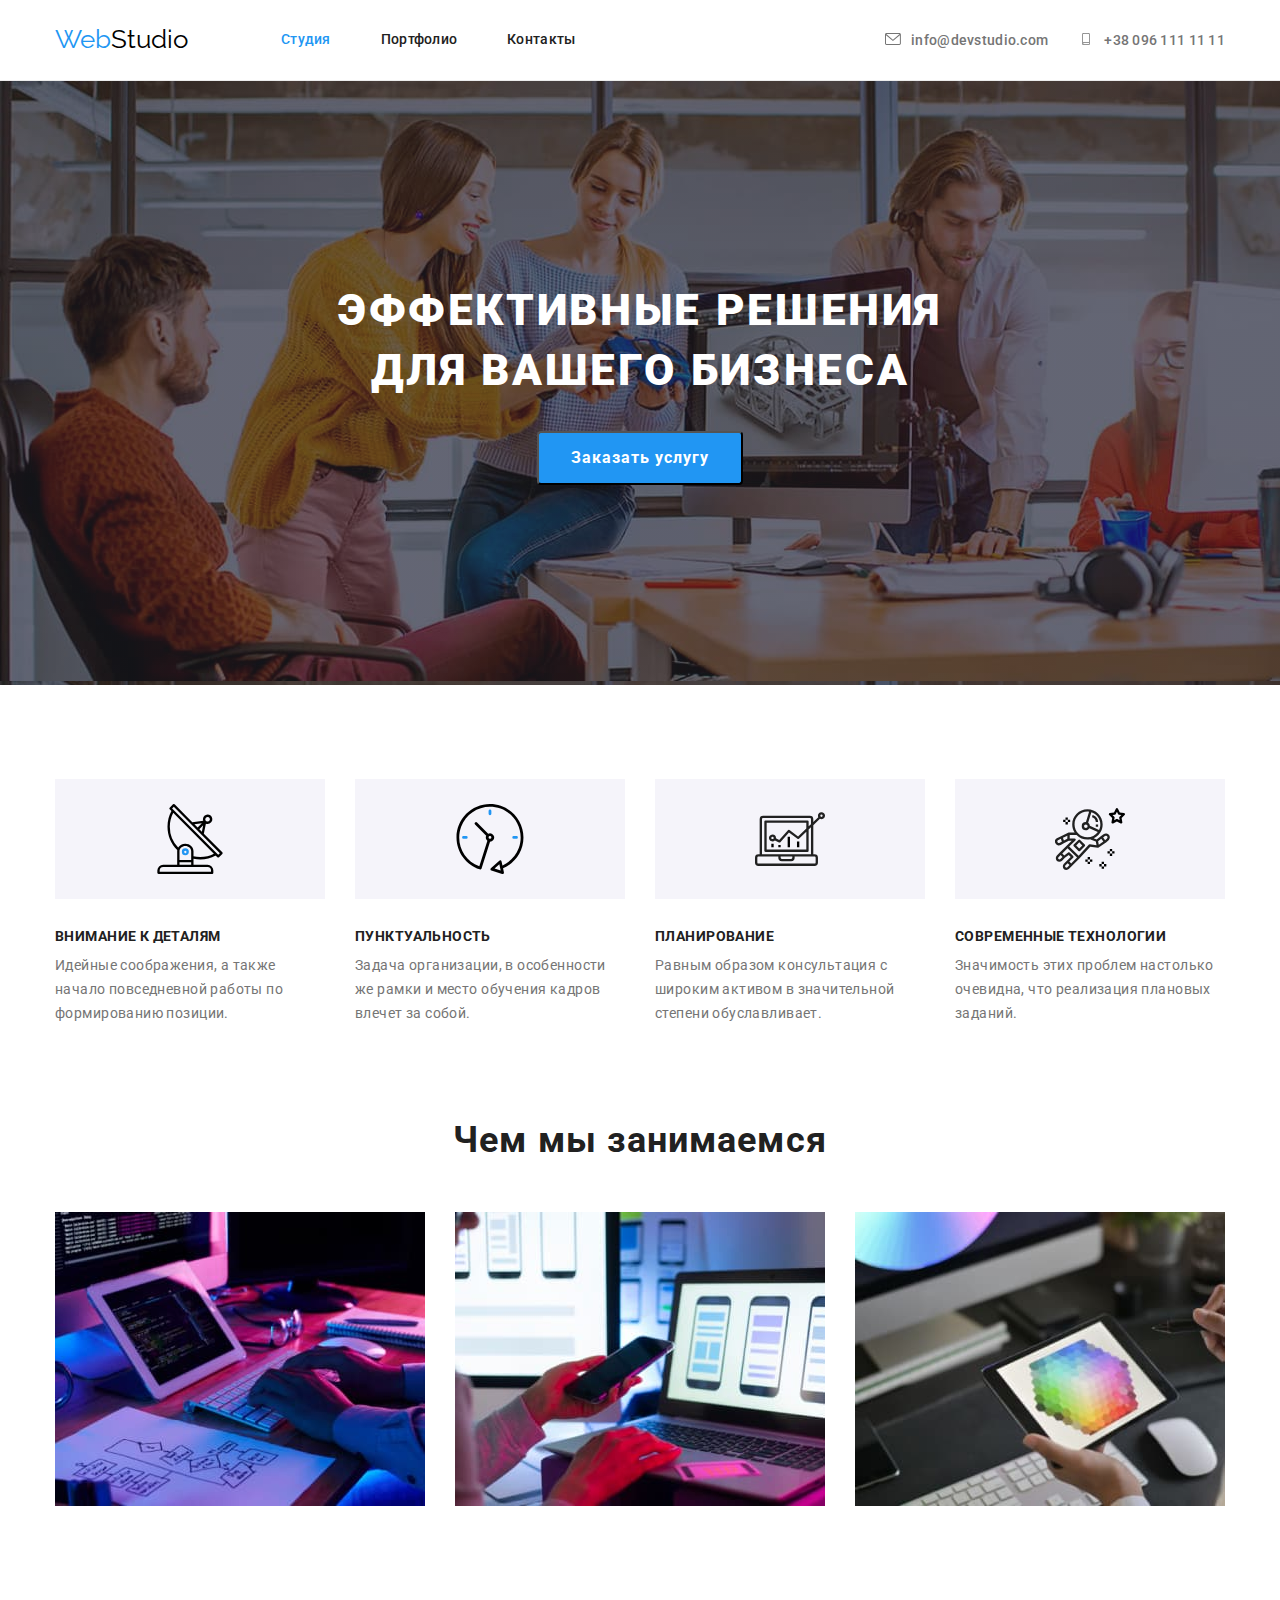
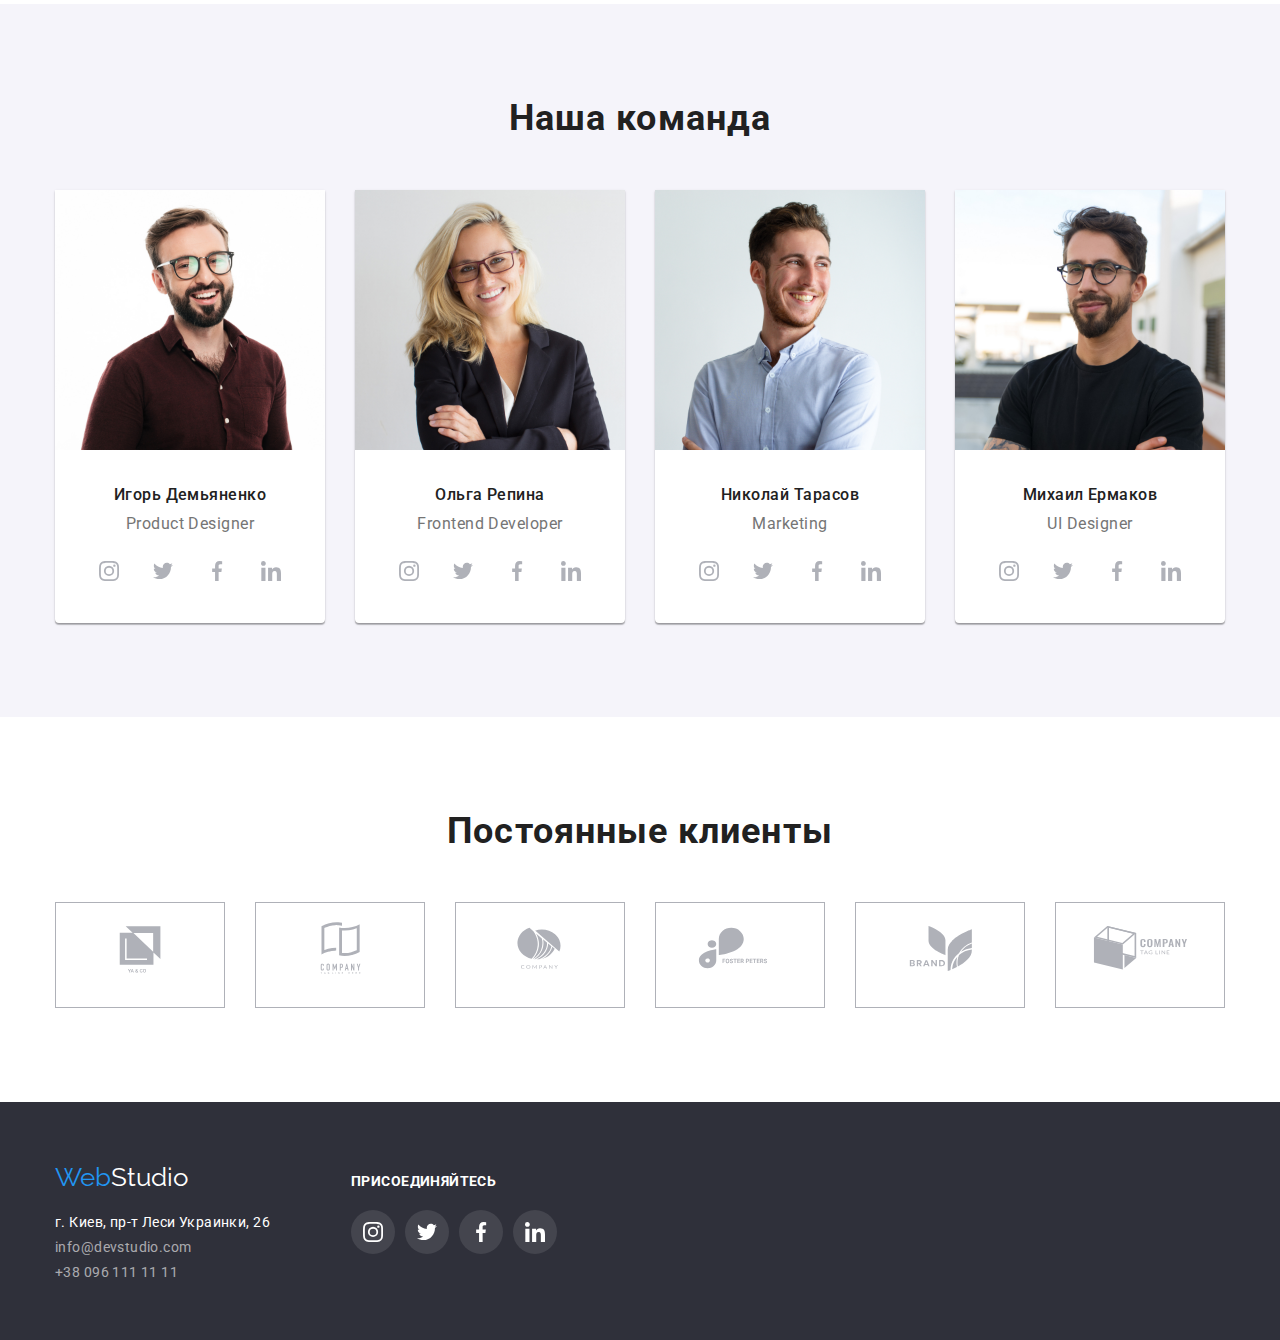
<file: index.html>
<!DOCTYPE html>
<html lang="ru">
<head>
    <meta charset="UTF-8">
    <meta http-equiv="X-UA-Compatible" content="IE=edge">
    <meta name="viewport" content="width=device-width, initial-scale=1.0">
    <title>Студия</title>
    <link href="https://fonts.googleapis.com/css2?family=Raleway:wght@700&family=Roboto:wght@400;500;700;900&display=swap"
        rel="stylesheet">
        <link rel="stylesheet"
         href="https://cdnjs.cloudflare.com/ajax/libs/modern-normalize/1.1.0/modern-normalize.min.css">
    <link rel="stylesheet" href="./css/styles.css">
</head>
<body>

    <!-- Шапка сайта -->
    <header>
        <div class="container">
        <nav>
            <a href="./index.html" lang="en" class="logo"><span class="start-logo">Web</span>Studio</a>
    
            <ul class="site-nav list">
                <li class="item"><a href="./index.html" class="link  link-active">Студия</a></li>
                <li class="item"><a href="./portfolio.html" class="link">Портфолио</a></li>
                <li class="item"><a href="" class="link">Контакты</a></li>
            </ul>

        </nav>

        <ul class="auth-nav list">
            <li class="contacts"><a href="mailto:info@devstudio.com" class="link"><svg class="link-icon" width="16" height="12">
                        <use href="./images/sprite.svg#icon-envelope"></use>
                    </svg>info@devstudio.com</a></li>
            <li class="contacts"><a href="tel:+380961111111" class="link"><svg class="link-icon" width="16" height="12">
                        <use href="./images/sprite.svg#icon-smartphone"></use>
                    </svg>+38 096 111 11 11</a></li>
        </ul>
        </div>
    </header>
    <main>

    <!-- Герой -->
    <section class="section hero">
        <div class="container">

        <h1 class="hero-title">Эффективные решения для вашего бизнеса</h1>
        <div class="hero-button">
        <button type="button" class="button"><span class="hero-button-text">Заказать услугу</span></button>
        </div>
        </div>
    </section>

    <!-- Скилы -->

    <section class="section-skills">
        <div class="container skills">
        <h2 class="visibility-hidden">Section skils</h2>
        <ul class="list-skills">
            <li class="flex-element">
                <div class="box-icons">
                <svg class="skill-icons">
                    <use href="./images/sprite.svg#icon-antenna"></use>
                    </use>
                </svg>
                </div>
                <h3>Внимание к деталям</h3>
                <p>Идейные соображения, а также начало повседневной работы по формированию позиции.</p>
            </li>
            <li class="flex-element">
                <div class="box-icons">
                    <svg class="skill-icons">
                        <use href="./images/sprite.svg#icon-clock">
                        </use>
                    </svg>
                </div>
                <h3>Пунктуальность</h3>
                <p>Задача организации, в особенности же рамки и место обучения кадров влечет за собой.</p>
            </li>
            <li class="flex-element">
                <div class="box-icons">
                    <svg class="skill-icons">
                        <use href="./images/sprite.svg#icon-diagram">
                            
                        </use>
                    </svg>
                </div>
                <h3>Планирование</h3>
                <p>Равным образом консультация с широким активом в значительной степени обуславливает.</p>
            </li>
            <li class="flex-element">
                <div class="box-icons">
                    <svg class="skill-icons">
                        <use href="./images/sprite.svg#icon-astronaut">
                            
                        </use>
                    </svg>
                </div>
                <h3>Современные технологии</h3>
                <p>Значимость этих проблем настолько очевидна, что реализация плановых заданий.</p>
            </li>
        </ul>
        </div>
    </section>

    <!-- Чем мы занимаемся -->

    <section class="section-images">
        <div class="container">

        <h2 class="section-title">Чем мы занимаемся</h2>

        <ul class="images">
            <li class="img"><img src="./images/box_1.jpg" alt="создание скелета сайта" width=370></li>
            <li class="img"><img src="./images/img.jpg" alt="создание стиля" width=370></li>
            <li class="img"><img src="./images/img_1.jpg" alt="дизайн" width=370></li>
        </ul>
        </div>
    </section>

    <!-- Команда -->

    <section class="section-command">
        <div class="container">
        <h2 class="section-command-title">Наша команда</h2>
        <ul>
            <li class="command">
                
                    <div class="card-thumb">
                        <img src="./images/ihor_demyanenko.jpg" alt="Игорь Демьяненко" width=270>
                        </div>
                        <div class="card-thumb-content">
                <h3 class="team">Игорь Демьяненко</h3>
                <p lang="en">Product Designer</p>
                
                <ul class="list-social-networks">
                    <li class="command-item">
                       <a href="https://www.instagram.com/" class="social-link"><svg class="social-network">
                        <use href="./images/sprite.svg#icon-instagram"></use>
                        
                    </svg></a>
                </li>
                    <li class="command-item"><a href="https://twitter.com/" class="social-link"><svg class="social-network">
                        <use href="./images/sprite.svg#icon-twitter"></use>
                        
                    </svg></a>
                </li>
                    <li class="command-item"><a href="https://www.facebook.com/" class="social-link"><svg class="social-network">
                        <use href="./images/sprite.svg#icon-facebook"></use>
                        
                    </svg></a>
                </li>
                    <li class="command-item"><a href="https://www.linkedin.com/" class="social-link"><svg class="social-network">
                        <use href="./images/sprite.svg#icon-linkedin"></use>
                        
                    </svg></a>
                </li>
                </ul>
                </div>
            </li>

            <li class="command">
                
                    <div class="card-thumb">
                        <img src="./images/olga_repina.jpg" alt="Ольга Репина" width=270>
                    </div>
                    <div class="card-thumb-content">
                <h3 class="team">Ольга Репина</h3>
                <p lang="en">Frontend Developer</p>
                
                <ul class="list-social-networks">
                    <li class="command-item">
                        <a href="https://www.instagram.com/" class="social-link"><svg class="social-network">
                                <use href="./images/sprite.svg#icon-instagram"></use>
                                
                            </svg></a>
                    </li>
                    <li class="command-item"><a href="https://twitter.com/" class="social-link"><svg class="social-network">
                                <use href="./images/sprite.svg#icon-twitter"></use>
                                
                            </svg></a>
                    </li>
                    <li class="command-item"><a href="https://www.facebook.com/" class="social-link"><svg class="social-network">
                                <use href="./images/sprite.svg#icon-facebook"></use>
                                
                            </svg></a>
                    </li>
                    <li class="command-item"><a href="https://www.linkedin.com/" class="social-link"><svg class="social-network">
                                <use href="./images/sprite.svg#icon-linkedin"></use>
                                
                            </svg></a>
                    </li>
                </ul>
                </div>
            </li>

            <li class="command">
                
                    <div class="card-thumb">
                        <img src="./images/nikolay_tarasov.jpg" alt="Николай Тарасов" width=270>
                    </div>
                    <div class="card-thumb-content">
                <h3 class="team">Николай Тарасов</h3>
                <p lang="en">Marketing</p>
                
                <ul class="list-social-networks">
                    <li class="command-item">
                        <a href="https://www.instagram.com/" class="social-link"><svg class="social-network">
                                <use href="./images/sprite.svg#icon-instagram"></use>
                                
                            </svg></a>
                    </li>
                    <li class="command-item"><a href="https://twitter.com/" class="social-link"><svg class="social-network">
                                <use href="./images/sprite.svg#icon-twitter"></use>
                                
                            </svg></a>
                    </li>
                    <li class="command-item"><a href="https://www.facebook.com/" class="social-link"><svg class="social-network">
                                <use href="./images/sprite.svg#icon-facebook"></use>
                            
                            </svg></a>
                    </li>
                    <li class="command-item"><a href="https://www.linkedin.com/" class="social-link"><svg class="social-network">
                                <use href="./images/sprite.svg#icon-linkedin"></use>
                                
                            </svg></a>
                    </li>
                </ul>
                </div>
            </li>

            <li class="command">
                
                    <div class="card-thumb">
                        <img src="./images/mikhail_ermakov.jpg" alt="Михаил Ермаков" width=270>
                    </div>
                    <div class="card-thumb-content">
                <h3 class="team">Михаил Ермаков</h3>
                <p lang="en">UI Designer</p>
                
                <ul class="list-social-networks">
                    <li class="command-item">
                        <a href="https://www.instagram.com/" class="social-link"><svg class="social-network">
                                <use href="./images/sprite.svg#icon-instagram"></use>
                                
                            </svg></a>
                    </li>
                    <li class="command-item"><a href="https://twitter.com/" class="social-link"><svg class="social-network">
                                <use href="./images/sprite.svg#icon-twitter"></use>
                                
                            </svg></a>
                    </li>
                    <li class="command-item"><a href="https://www.facebook.com/" class="social-link"><svg class="social-network">
                                <use href="./images/sprite.svg#icon-facebook"></use>
                                
                            </svg></a>
                    </li>
                    <li class="command-item"><a href="https://www.linkedin.com/" class="social-link"><svg class="social-network">
                                <use href="./images/sprite.svg#icon-linkedin"></use>
                                
                            </svg></a>
                    </li>
                </ul>
                </div>
            </li>
        </ul>
        </div>
    </section>

    <!-- Постоянные клиенты -->

    <section class="section-clients">
        <div class="container">
    
            <h2 class="section-title">Постоянные клиенты</h2>
    
            <ul class="clients-list">
                <li class="client"><a href="" class="client-link"><svg class="client-icon">
                        <use href="./images/sprite.svg#icon-Logo1"></use>
                        
                    </svg></a>
                </li>
                <li class="client"><a href="" class="client-link"><svg class="client-icon">
                            <use href="./images/sprite.svg#icon-Logo2"></use>
                            
                        </svg></a>
                </li>
                <li class="client"><a href="" class="client-link"><svg class="client-icon">
                            <use href="./images/sprite.svg#icon-Logo3"></use>
                            
                        </svg></a>
                </li>
                <li class="client"><a href="" class="client-link"><svg class="client-icon">
                            <use href="./images/sprite.svg#icon-Logo4"></use>
                            
                        </svg></a>
                </li>
                <li class="client"><a href="" class="client-link"><svg class="client-icon">
                            <use href="./images/sprite.svg#icon-Logo5"></use>
                            
                        </svg></a>
                </li>
                <li class="client"><a href="" class="client-link"><svg class="client-icon">
                            <use href="./images/sprite.svg#icon-Logo6"></use>
                        </svg></a>
                </li>
                
            </ul>
        </div>
    </section>

    </main>

    <!-- Подвал -->

    <footer>
        <div class="container">
            <div class="footer-box">
                <div>
                    <a href="./index.html" lang="en" class="logo footer-logo"><span class="start-logo">Web</span>Studio</a>
                    
                    <address class="address">
                    
                        <p>г. Киев, пр-т Леси Украинки, 26</p>
                        <a href="mailto:info@devstudio.com" class="mail">info@devstudio.com</a>
                        <a href="tel:+380961111111" class="tel">+38 096 111 11 11</a>
                    </address>
                </div>
                <div class="footer-list-box">
                    <p class="footer-title">присоединяйтесь</p>
                    <ul class="footer-list">
                        <li class="footer-item">
                            <a href="https://www.instagram.com/" class="footer-social-link"><svg class="footer-social-network">
                                    <use href="./images/sprite.svg#icon-instagram"></use>
                                    </use>
                                </svg></a>
                        </li>
                        <li class="footer-item"><a href="https://twitter.com/" class="footer-social-link"><svg class="footer-social-network">
                                    <use href="./images/sprite.svg#icon-twitter"></use>
                                    </use>
                                </svg></a>
                        </li>
                        <li class="footer-item"><a href="https://www.facebook.com/" class="footer-social-link"><svg class="footer-social-network">
                                    <use href="./images/sprite.svg#icon-facebook"></use>
                                    </use>
                                </svg></a>
                        </li>
                        <li class="footer-item"><a href="https://www.linkedin.com/" class="footer-social-link"><svg class="footer-social-network">
                                    <use href="./images/sprite.svg#icon-linkedin"></use>
                                    </use>
                                </svg></a>
                        </li>
                    </ul>
                </div>
            </div>
        
        </div>
    </footer>
</body>
</html>
</file>
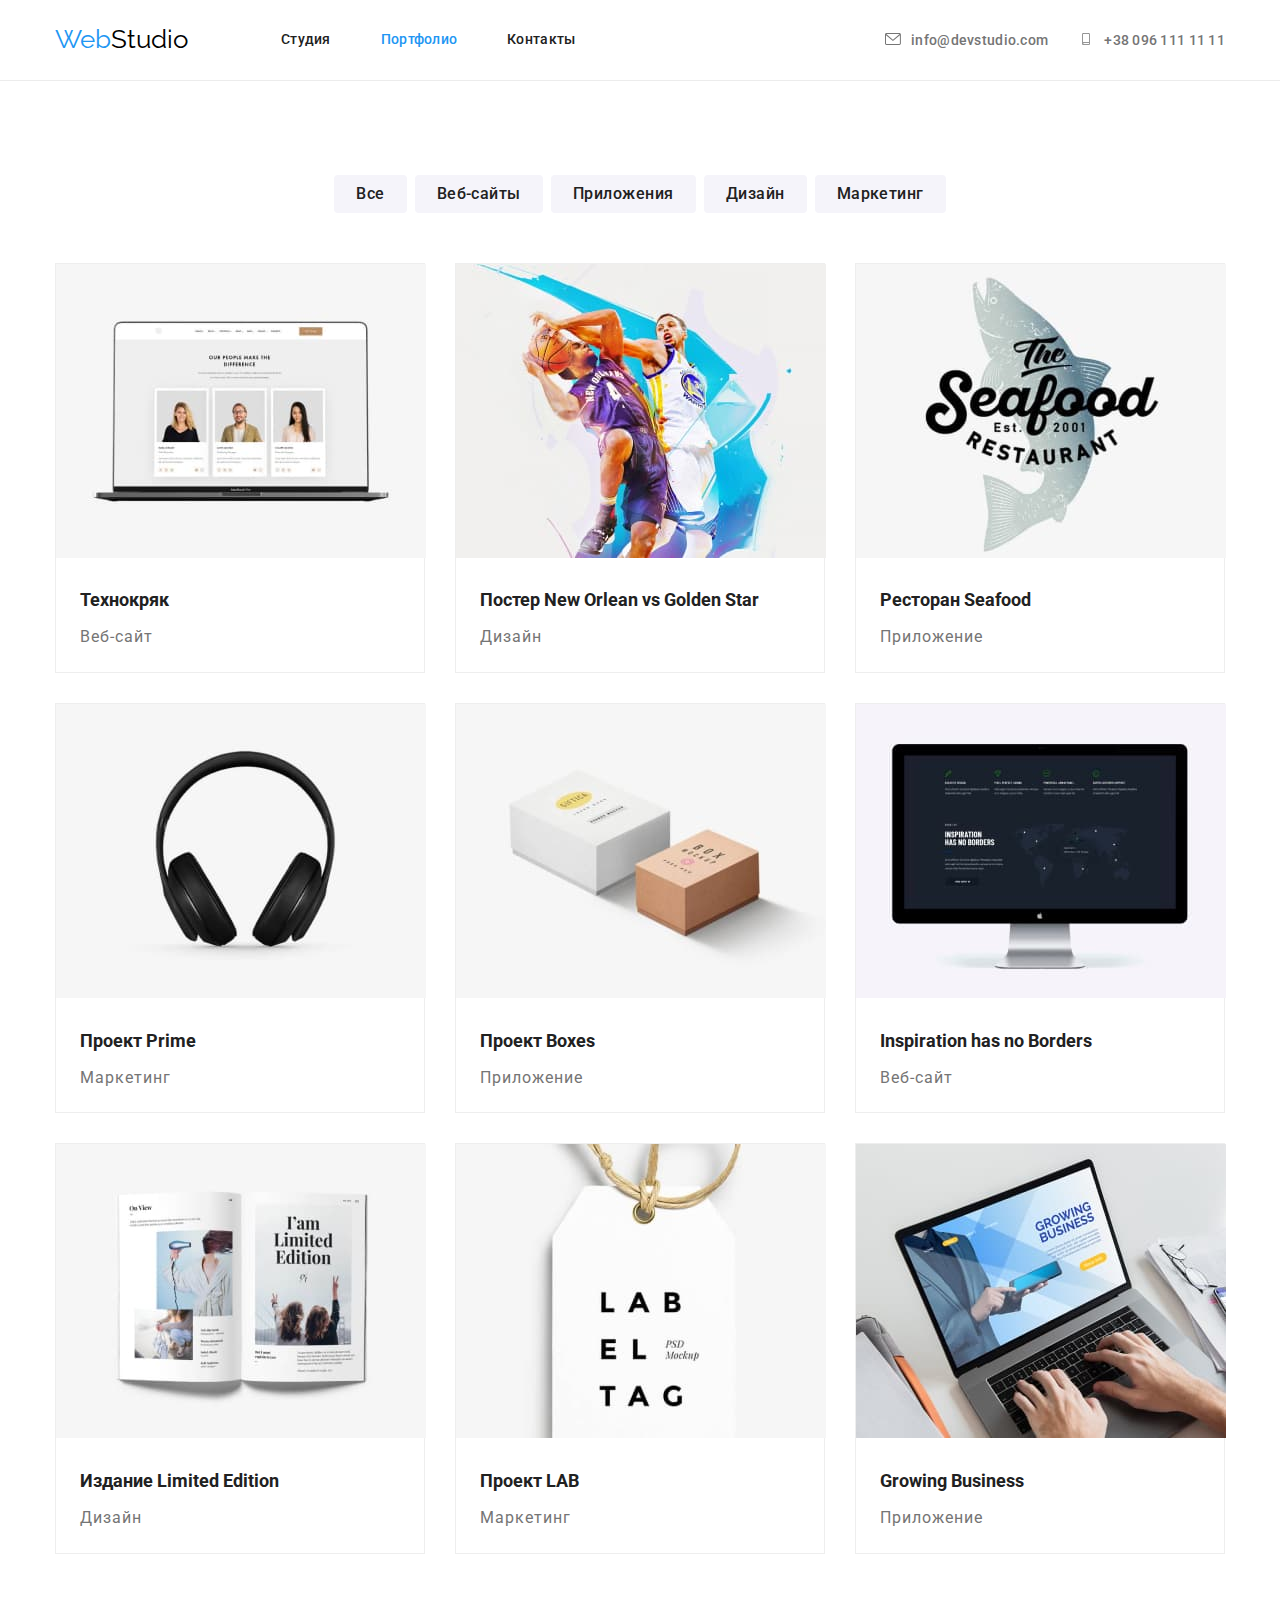
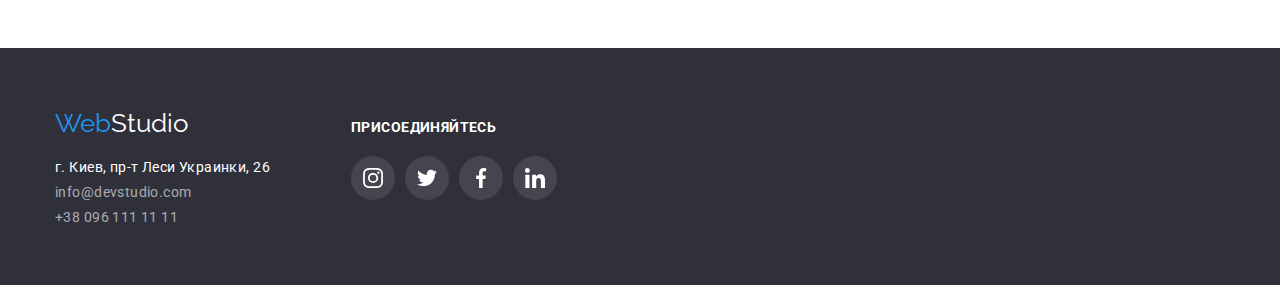
<file: portfolio.html>
<!DOCTYPE html>
<html lang="ru">

<head>
    <meta charset="UTF-8">
    <meta http-equiv="X-UA-Compatible" content="IE=edge">
    <meta name="viewport" content="width=device-width, initial-scale=1.0">
    <title>Студия</title>
    <link href="https://fonts.googleapis.com/css2?family=Raleway:wght@700&family=Roboto:wght@400;500;700;900&display=swap"
        rel="stylesheet">
        <link rel="stylesheet"
         href="https://cdnjs.cloudflare.com/ajax/libs/modern-normalize/1.1.0/modern-normalize.min.css">
    <link rel="stylesheet" href="./css/styles.css">
</head>

<body>

    <!-- Шапка сайта -->
<header>
    <div class="container">
        <nav>
            <a href="./index.html" lang="en" class="logo"><span class="start-logo">Web</span>Studio</a>

            <ul class="site-nav list">
                <li class="item"><a href="./index.html" class="link">Студия</a></li>
                <li class="item"><a href="./portfolio.html" class="link link-active">Портфолио</a></li>
                <li class="item"><a href="" class="link">Контакты</a></li>
            </ul>

        </nav>

        <ul class="auth-nav list">
            <li class="contacts"><a href="mailto:info@devstudio.com" class="link"><svg class="link-icon" width="16" height="12">
                <use href="./images/sprite.svg#icon-envelope"></use>
            </svg>info@devstudio.com</a></li>
            <li class="contacts"><a href="tel:+380961111111" class="link"><svg class="link-icon" width="16" height="12">
                <use href="./images/sprite.svg#icon-smartphone"></use>
            </svg>+38 096 111 11 11</a></li>
        </ul>
    </div>
</header>


    <main class="portfolio">

        <h1 class="visibility-hidden">Portfolio</h1>

        <section class="section-button">
        <div class="container">
        <ul class="list-buttons">
            <li><button type="button">Все</button></li>
            <li><button type="button">Веб-сайты</button></li>
            <li><button type="button">Приложения</button></li>
            <li><button type="button">Дизайн</button></li>
            <li><button type="button">Маркетинг</button></li>
        </ul>
        
        <h2 class="visibility-hidden">Наши работы</h2>
        <ul class="cards">

            <li>
                <div class="card">
                <img src="./images/portfolio_img_1.jpg" alt="Технокряк" width=370>
                <div class="card-content">
                <h3>Технокряк</h3>
                <p>Веб-сайт</p>
            </div>
                </div>
            </li>
            <li>
                <div class="card">
                <img src="./images/portfolio_img_2.jpg" alt="Постер New Orlean vs Golden Star" width=370>
                <div class="card-content">
                    <h3>Постер New Orlean vs Golden Star</h3>
                    <p>Дизайн</p>
                </div>
                </div>
            </li>
            <li>
                <div class="card">
                <img src="./images/portfolio_img_3.jpg" alt="Ресторан Seafood" width=370>
                <div class="card-content">
                    <h3>Ресторан Seafood</h3>
                    <p>Приложение</p>
                </div>
                </div>
            </li>
            <li>
                <div class="card">
                <img src="./images/portfolio_img_4.jpg" alt="Проект Prime" width=370>
                <div class="card-content">
                    <h3>Проект Prime</h3>
                    <p>Маркетинг</p>
                </div>
                </div>
            </li>
            <li>
                <div class="card">
                <img src="./images/portfolio_img_5.jpg" alt="Проект Boxes" width=370>
                <div class="card-content">
                    <h3>Проект Boxes</h3>
                    <p>Приложение</p>
                </div>
                </div>
            </li>
            <li>
                <div class="card">
                <img src="./images/portfolio_img_6.jpg" alt="Inspiration has no Borders" width=370>
                <div class="card-content">
                    <h3>Inspiration has no Borders</h3>
                    <p>Веб-сайт</p>
                </div>
                </div>
            </li>
            <li>
                <div class="card">
                <img src="./images/portfolio_img_7.jpg" alt="Издание Limited Edition" width=370>
                <div class="card-content">
                    <h3>Издание Limited Edition</h3>
                    <p>Дизайн</p>
                </div>
                </div>
            </li>
            <li>
                <div class="card">
                <img src="./images/portfolio_img_8.jpg" alt="Проект LAB" width=370>
                <div class="card-content">
                    <h3>Проект LAB</h3>
                    <p>Маркетинг</p>
                </div>
                </div>
            </li>
            <li>
                <div class="card">
                <img src="./images/portfolio_img_9.jpg" alt="Growing Business">
                <div class="card-content">
                    <h3>Growing Business</h3>
                    <p>Приложение</p>
                </div>
                </div>
            </li>
        </ul>
        </div>
        </section>

    </main>

    <footer>
        <div class="container">
            <div class="footer-box">
                <div>
                    <a href="./index.html" lang="en" class="logo footer-logo"><span class="start-logo">Web</span>Studio</a>
    
                    <address class="address">
    
                        <p>г. Киев, пр-т Леси Украинки, 26</p>
                        <a href="mailto:info@devstudio.com" class="mail">info@devstudio.com</a>
                        <a href="tel:+380961111111" class="tel">+38 096 111 11 11</a>
                    </address>
                </div>
                <div class="footer-list-box">
                    <p class="footer-title">присоединяйтесь</p>
                    <ul class="footer-list">
                        <li class="footer-item">
                            <a href="https://www.instagram.com/" class="footer-social-link"><svg
                                    class="footer-social-network">
                                    <use href="./images/sprite.svg#icon-instagram"></use>
                                    
                                </svg></a>
                        </li>
                        <li class="footer-item"><a href="https://twitter.com/" class="footer-social-link"><svg class="footer-social-network">
                                    <use href="./images/sprite.svg#icon-twitter"></use>
                                    
                                </svg></a>
                        </li>
                        <li class="footer-item"><a href="https://www.facebook.com/" class="footer-social-link"><svg
                                    class="footer-social-network">
                                    <use href="./images/sprite.svg#icon-facebook"></use>
                                    
                                </svg></a>
                        </li>
                        <li class="footer-item"><a href="https://www.linkedin.com/" class="footer-social-link"><svg
                                    class="footer-social-network">
                                    <use href="./images/sprite.svg#icon-linkedin"></use>
                                </svg></a>
                        </li>
                    </ul>
                </div>
            </div>
    
        </div>
    </footer>

    

    </body>
    
    </html>
</file>
<file: css/styles.css>
:root {
  --primary-text-color: #212121;
  --title-text-color: #2196f3;
  --accent-color: #2196f3;
  --primary-white-color: #ffffff;
  --primary-black-color: #757575;
}

body {
  background-color: var(--primary-white-color);
  color: var(--primary-text-color);
  font-family: Roboto, sans-serif;
}

h1,
h2,
h3,
ul,
p {
  margin-top: 0px;
  margin-bottom: 0px;
}

ul {
  list-style: none;
  padding-left: 0;
}

h1,
h2 {
  text-align: center;
}

.visibility-hidden {
  visibility: hidden;
  position: absolute;
  clip: rect(0 0 0 0);
  width: 1px;
  height: 1px;
  margin: -1px;
}

.container {
  width: 1200px;
  margin-left: auto;
  margin-right: auto;
  padding-left: 15px;
  padding-right: 15px;
}
/* Шапка */
header {
  border-bottom: 1px solid #ececec;
}

header > .container {
  display: flex;
  align-items: center;
}

nav {
  display: flex;
  align-items: center;
}

/* лого */
.logo {
  color: #000000;
  font-family: Raleway;
  font-size: 26px;
  line-height: 1.2;
  text-decoration: none;
  margin-right: 93px;
}

.start-logo {
  color: var(--title-text-color);
}

.footer-nav > a {
  color: var(--primary-white-color);
}

.site-nav {
  display: flex;
}

/* навигация */
.site-nav .link {
  color: var(--primary-text-color);
  text-decoration: none;
  font-weight: 500;
  font-size: 14px;
  line-height: 1.14;
  letter-spacing: 0.02em;
  padding-top: 32px;
  padding-bottom: 32px;
  display: block;
}

.site-nav .item + .item {
  margin-left: 50px;
}

.site-nav .link:hover,
.site-nav .link:focus {
  color: var(--accent-color);
}

.site-nav .link-active {
  color: var(--accent-color);
}

.auth-nav {
  display: flex;
  margin-left: auto;
}

/* контакты */
.auth-nav .link {
  color: var(--primary-black-color);
  text-decoration: none;
  font-weight: 500;
  font-size: 14px;
  line-height: 1.14;
  letter-spacing: 0.02em;
}

.auth-nav .contacts + .contacts {
  margin-left: 30px;
}

.auth-nav .link:hover,
.auth-nav .link:focus {
  color: var(--accent-color);
}

.link-icon {
  margin-right: 10px;
  fill: var(--primary-black-color);
}

.auth-nav .link:hover .link-icon,
.auth-nav .link:focus .link-icon {
  fill: var(--accent-color);
}

/*  герои */
.hero {
  text-align: center;
  background-color: #2f303a;
  padding-top: 200px;
  padding-bottom: 200px;
  background-image: linear-gradient(rgba(47, 48, 58, 0.4), rgba(47, 48, 58, 0.4)),
    url(../images/hero.jpg);
}

.hero-title {
  color: var(--primary-white-color);
  font-weight: 900;
  font-size: 44px;
  line-height: 1.36;
  text-transform: uppercase;
  margin-bottom: 30px;
  margin-left: auto;
  margin-right: auto;
  width: 696px;
  letter-spacing: 0.06em;
}

.button {
  background-color: var(--title-text-color);
  color: var(--primary-white-color);
  cursor: pointer;
  font-weight: 700;
  font-size: 16px;
  line-height: 1.87;
  display: inline-block;
  align-items: center;
  text-align: center;
  letter-spacing: 0.06em;
  font-family: Roboto;
  border-radius: 4px;
  padding: 10px 32px 10px 32px;
}

/* заголовки h2 */
.section-title {
  font-weight: 700;
  font-size: 36px;
  line-height: 1.16;
  text-align: center;
  letter-spacing: 0.03em;
  margin-bottom: 50px;
}

/* секция скилов */

.section-skills {
  padding-bottom: 94px;
  padding-top: 94px;
}

.list-skills {
  display: flex;
  padding-left: 0;
}

.list-skills > li {
  width: calc((100% - 90px) / 4);
  margin-right: 30px;
}

.flex-element:nth-child(4n) {
  margin-right: 0;
}

.box-icons {
  width: 270px;
  height: 120px;
  background-color: #f5f4fa;
  text-align: center;
  padding-top: 25px;
  padding-bottom: 25px;
  margin-bottom: 30px;
}

.skill-icons {
  width: 70px;
  height: 70px;
}

.flex-element h3 {
  margin-bottom: 10px;
}

.list-skills h3 {
  font-weight: 700;
  font-size: 14px;
  line-height: 1.14;
  letter-spacing: 0.03em;
  text-transform: uppercase;
  margin-bottom: 10px;
}

.list-skills p {
  color: var(--primary-black-color);
  font-size: 14px;
  line-height: 1.71;
  letter-spacing: 0.03em;
}

/* секция Чем мы занимаемся */

.section-images {
  padding-bottom: 94px;
}

.images {
  display: flex;
  padding-left: 0;
}

.images .img {
  width: calc((100% - 60px) / 3);
  margin-right: 30px;
  display: block;
  max-width: 100%;
}

.img:nth-child(3n) {
  margin-right: 0;
}

/* секция наша команда */

.section-command {
  background-color: #f5f4fa;
  margin-bottom: 0;
  padding-top: 94px;
  padding-bottom: 94px;
}

.section-command ul {
  display: flex;
  padding-left: 0;
}

.section-command-title {
  margin-bottom: 50px;
  font-weight: 700;
  font-size: 36px;
  line-height: 1.16;
  text-align: center;
  letter-spacing: 0.03em;
}

.command {
  width: calc((100% - 90px) / 4);
  margin-right: 30px;
  display: block;
  box-shadow: 0px 1px 3px rgba(0, 0, 0, 0.12), 0px 1px 1px rgba(0, 0, 0, 0.14),
    0px 2px 1px rgba(0, 0, 0, 0.2);
  border-radius: 0px 0px 4px 4px;
  background-color: var(--primary-white-color);
}

.command:nth-child(4n) {
  margin-right: 0;
}
.section-command h3 {
  font-weight: 500;
  font-size: 16px;
  line-height: 1.19;
  text-align: center;
  letter-spacing: 0.03em;
  margin-bottom: 10px;
}

.section-command p {
  color: var(--primary-black-color);
  font-size: 16px;
  line-height: 1.19;
  text-align: center;
  letter-spacing: 0.03em;
  margin-bottom: 16px;
}

.card-thumb-content {
  padding-top: 30px;
  padding-bottom: 30px;
}

.list-social-networks {
  display: flex;
  justify-content: center;
}

.command-item {
  margin-right: 10px;
}

.command-item:nth-child(4n) {
  margin-right: 0;
}

.social-link {
  display: block;
  width: 44px;
  height: 44px;
  border-radius: 90px;
  padding: 12px;
}

.social-link:focus,
.social-link:hover {
  background-color: var(--accent-color);
}

.social-link:focus .social-network,
.social-link:hover .social-network {
  fill: var(--primary-white-color);
}

.social-network {
  display: block;
  width: 20px;
  height: 20px;
  fill: #afb1b8;
}

/* Наши постоянные клиенты */

.section-clients {
  padding-top: 94px;
  padding-bottom: 94px;
}

.clients-list {
  display: flex;
  padding-left: 0;
}

.client {
  margin-right: 30px;
}

.client:nth-child(6n) {
  margin-right: 0px;
}

.client-link {
  display: block;
  width: 170px;
  height: 106px;
  border: 1px solid #afb1b8;
  padding: 16px 32px;
}

.client-link:hover,
.client-link:focus {
  border: 1px solid var(--accent-color);
}

.client-link:focus .client-icon,
.client-link:hover .client-icon {
  fill: var(--accent-color);
}

.client-icon {
  display: block;
  width: 106px;
  height: 60px;
  fill: var(--primary-white-color);
  fill: #afb1b8;
}

/* подвал */
footer {
  background-color: #2f303a;
  padding-top: 60px;
  padding-bottom: 60px;
}

.footer-box {
  display: flex;
}

.footer-logo {
  margin-bottom: 20px;
  display: inline-block;
  color: var(--primary-white-color);
}
.address > p,
.address > a {
  color: rgba(255, 255, 255, 0.6);
  text-decoration: none;
  font-size: 14px;
  line-height: 1, 71;
  letter-spacing: 0.03em;
  font-style: normal;
  display: block;
}

.address > p {
  margin-bottom: 9px;
  color: var(--primary-white-color);
}

.mail {
  margin-bottom: 9px;
}

.address > a:hover,
.address > a:focus {
  color: var(--accent-color);
}

.footer-list-box {
  margin-left: 70px;
  padding-top: 12px;
}

.footer-title {
  font-weight: bold;
  font-size: 14px;
  line-height: 1.14;
  letter-spacing: 0.03em;
  text-transform: uppercase;
  color: var(--primary-white-color);
  margin-bottom: 20px;
}

.footer-list {
  display: flex;
  padding-left: 0;
}

.footer-item {
  margin-right: 10px;
}

.footer-item:nth-child(4n) {
  margin-right: 0px;
}

.footer-social-link {
  display: block;
  width: 44px;
  height: 44px;
  border-radius: 90px;
  padding: 12px;
  background-color: rgba(255, 255, 255, 0.1);
}

.footer-social-link:nth-child(4n) {
  margin-right: 0px;
}

.footer-social-link:focus,
.footer-social-link:hover {
  background-color: var(--accent-color);
}

.footer-social-network {
  display: block;
  width: 20px;
  height: 20px;
  fill: var(--primary-white-color);
}

/* портфолио */

.portfolio {
  padding-top: 94px;
  padding-bottom: 94px;
}

.list-buttons {
  display: flex;
  justify-content: center;
  padding-left: 0;
  margin-bottom: 50px;
}

.portfolio button {
  background-color: #f5f4fa;
  color: var(--primary-text-color);
  font-weight: 500;
  font-size: 16px;
  line-height: 1.62;
  text-align: center;
  letter-spacing: 0.03em;
  cursor: pointer;
  font-family: Roboto;
  border-radius: 4px;
  padding: 6px 22px;
  border: none;
}

.list-buttons > li {
  margin-right: 8px;
}

.list-buttons > li:nth-child(5n) {
  margin-right: 0;
}

.portfolio button:hover,
.portfolio button:focus {
  background-color: var(--accent-color);
  color: var(--primary-white-color);
  filter: drop-shadow(0px 4px 4px rgba(0, 0, 0, 0.25));
}

.cards {
  display: flex;
  flex-wrap: wrap;
  padding-left: 0;
}

.card {
  cursor: pointer;
}

.card:focus,
.card:hover {
  box-shadow: 0px 1px 1px rgba(0, 0, 0, 0.12), 0px 4px 4px rgba(0, 0, 0, 0.06),
    1px 4px 6px rgba(0, 0, 0, 0.16);
}

.card-content {
  padding: 20px 24px;
}

.cards > li {
  margin-right: 30px;
  margin-bottom: 30px;
  width: calc((100% - 60px) / 3);
  border: 1px solid #eeeeee;
}

.cards > li:nth-child(3n) {
  margin-right: 0;
}

.cards > li:nth-last-child(-n + 3) {
  margin-bottom: 0;
}

.portfolio h3 {
  color: var(--primary-text-color);
  font-weight: 700;
  font-size: 18px;
  line-height: 2;
  margin-bottom: 4px;
}

.portfolio p {
  color: var(--primary-black-color);
  font-size: 16px;
  line-height: 1.87;
  letter-spacing: 0.06em;
}
</file>
